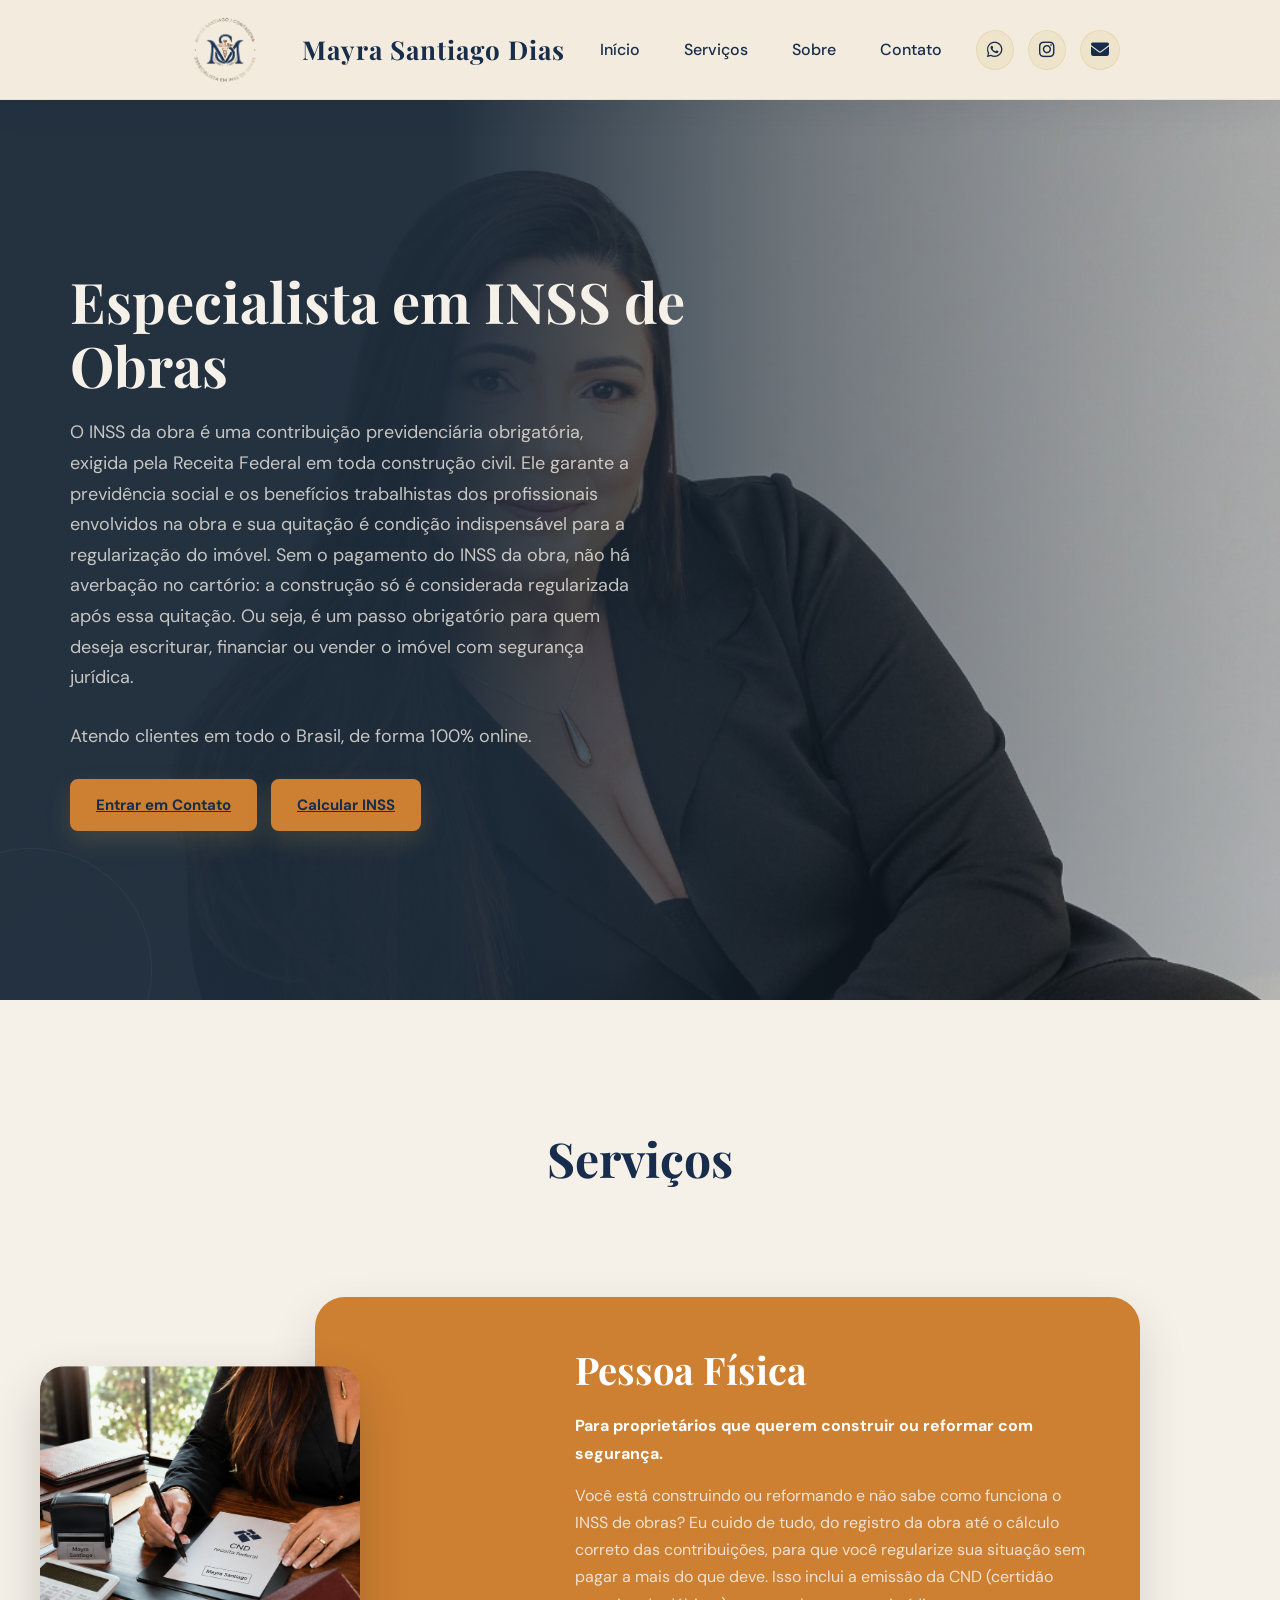
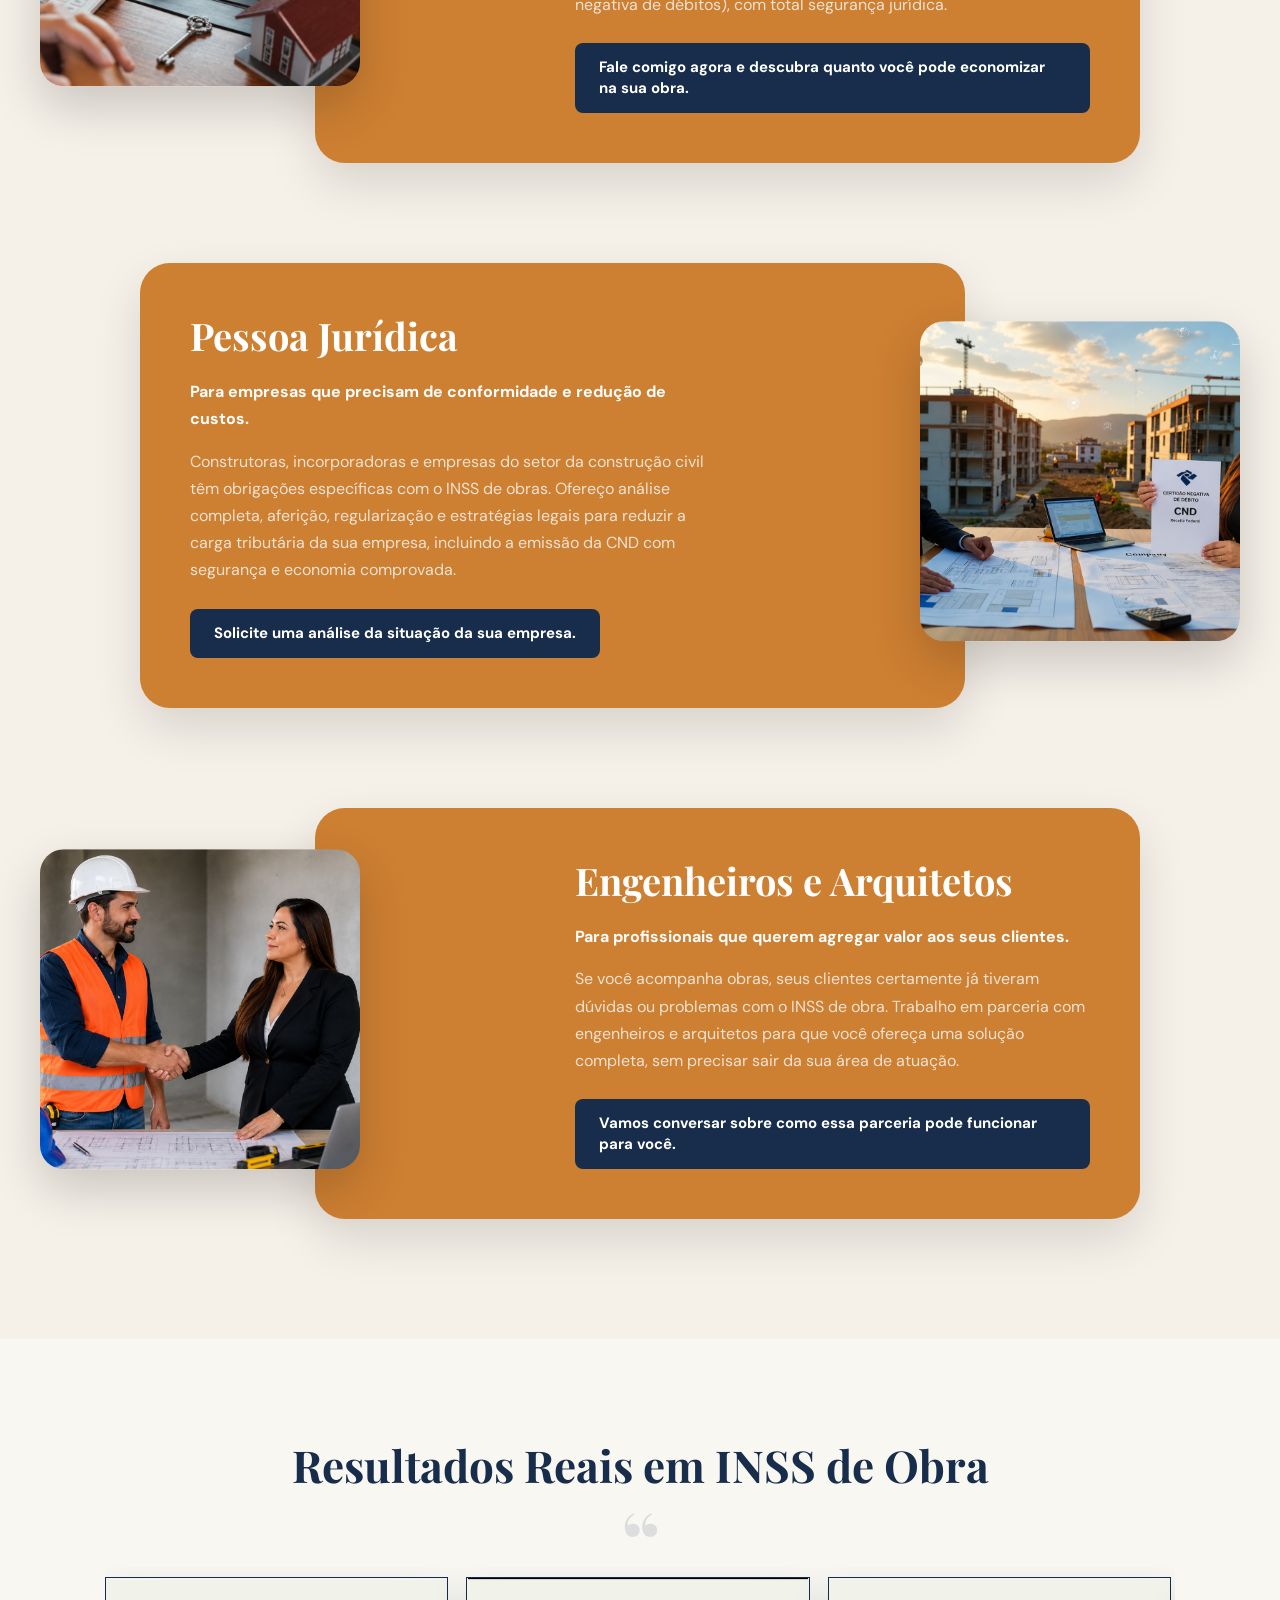
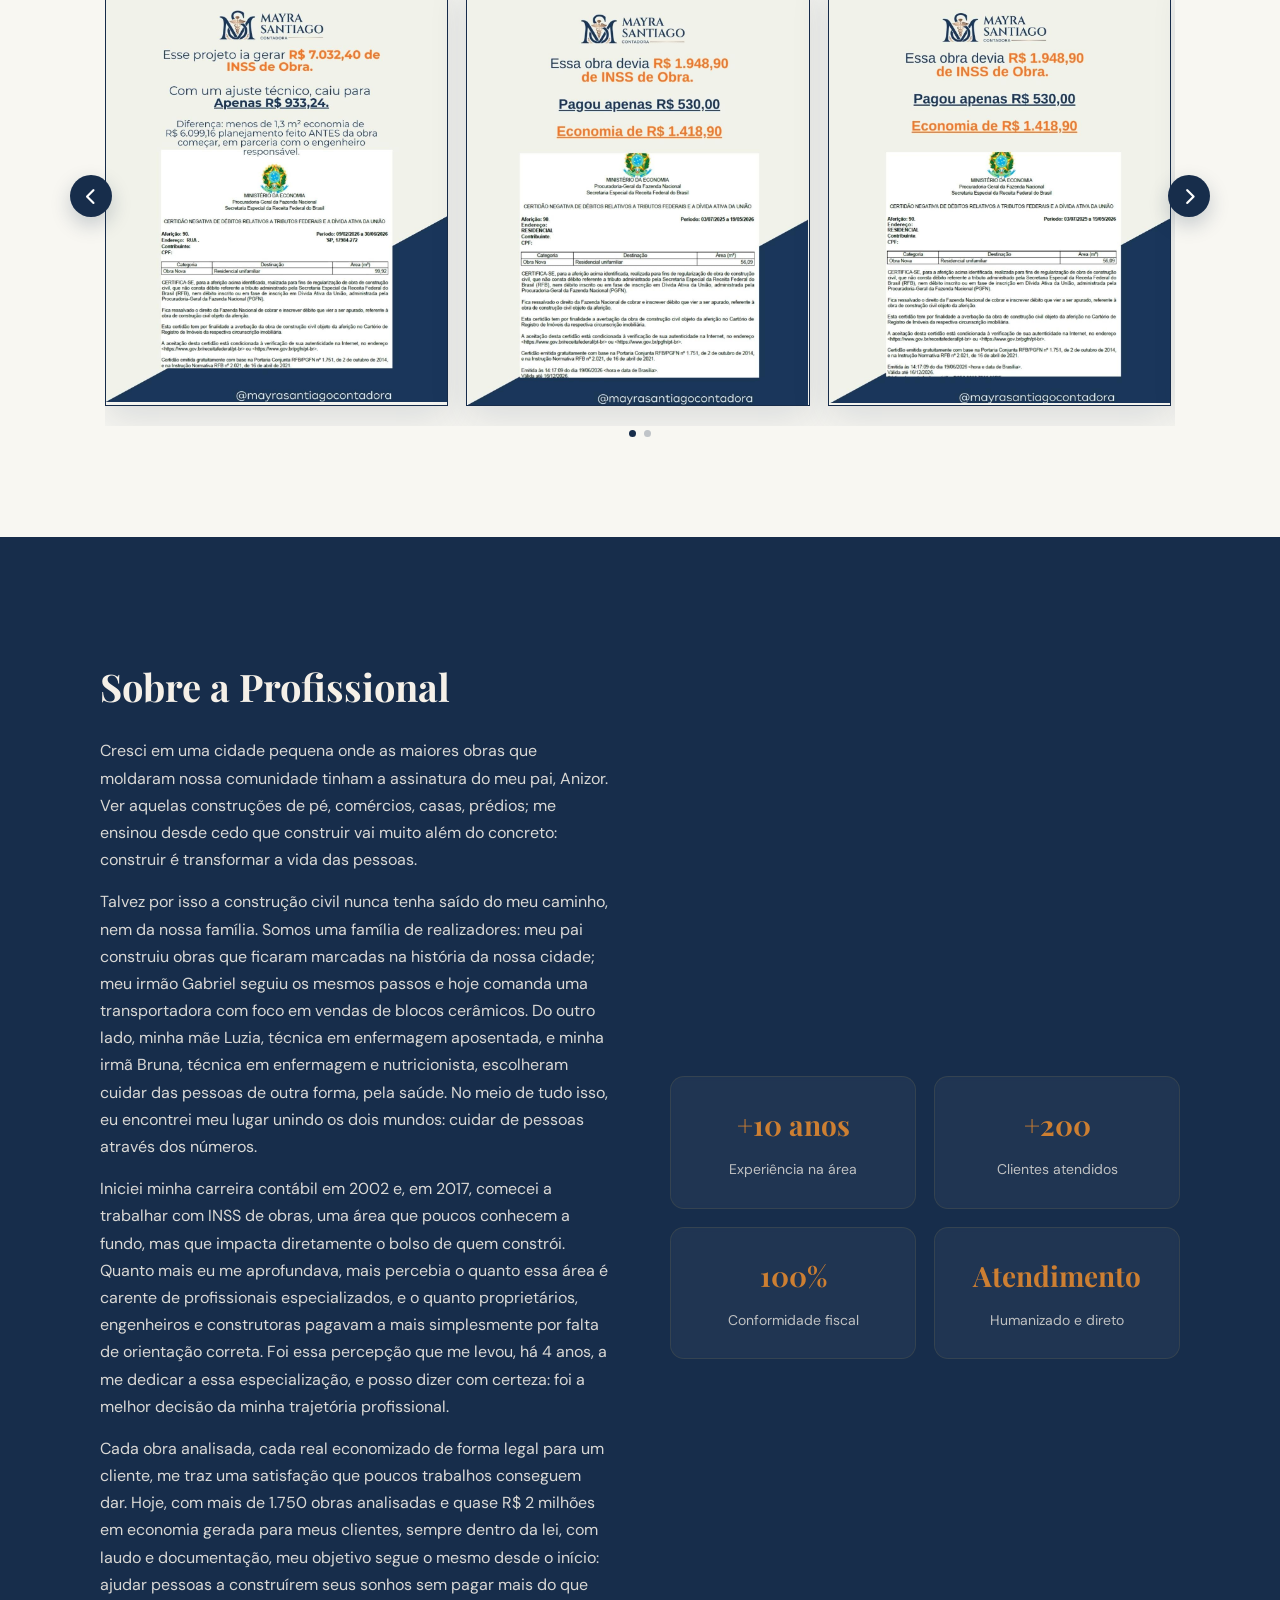
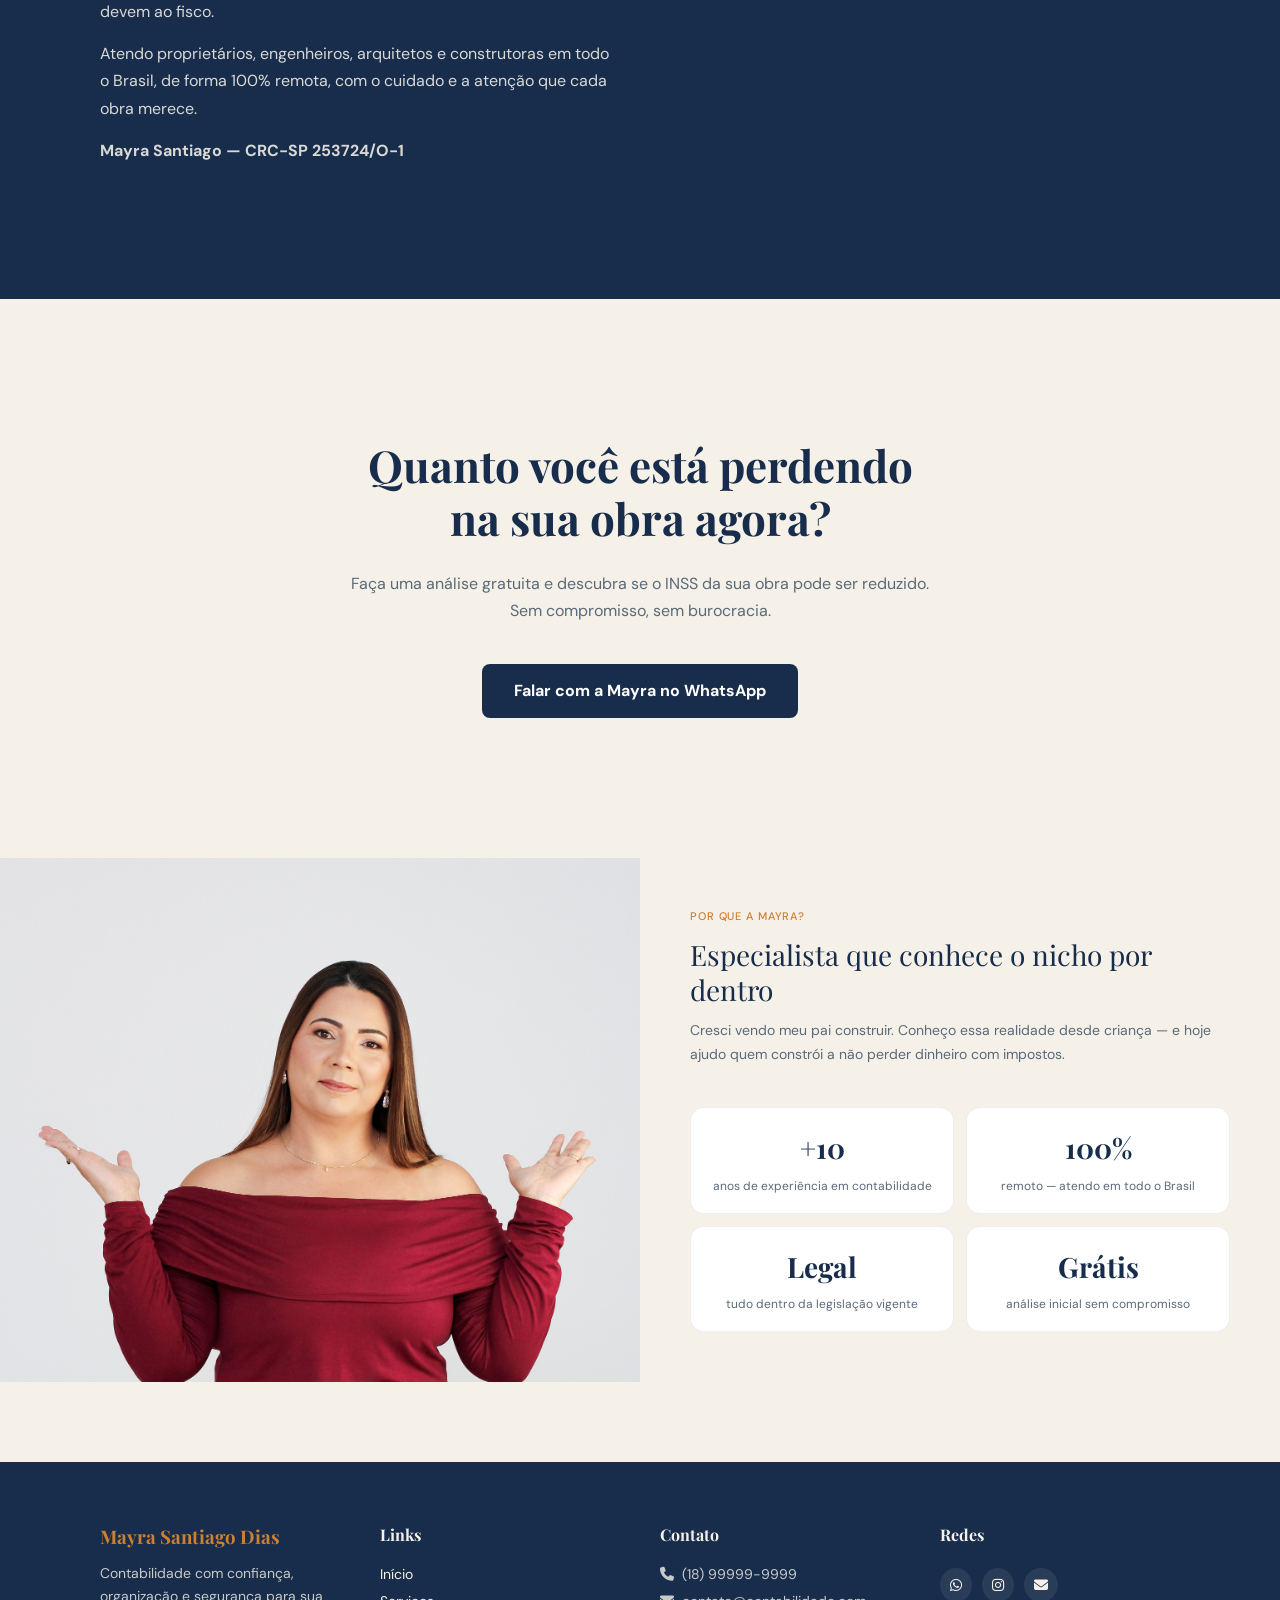
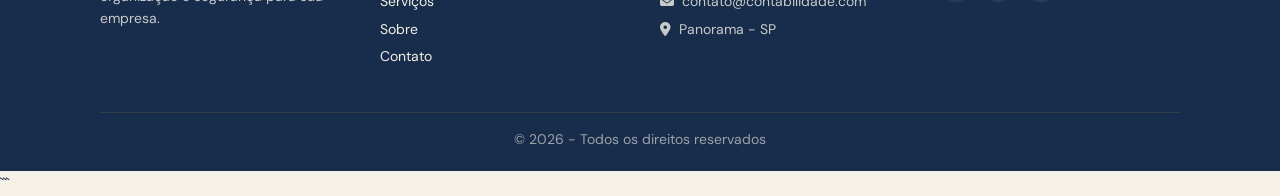
<file: index.html>
<!DOCTYPE html>
<html lang="pt-br">
<head>

<meta charset="UTF-8">
<meta name="viewport" content="width=device-width, initial-scale=1.0">

<title>Contabilidade - Mayra Santiago Dias</title>

<link rel="stylesheet" href="style.css">

<link
    rel="stylesheet"
    href="https://cdnjs.cloudflare.com/ajax/libs/font-awesome/6.5.0/css/all.min.css"
>

</head>

<body>

<header class="header">

<div class="logo">
<img src="imagens/logo.png.png" alt="Logo Mayra Santiago Dias">
<span>Mayra Santiago Dias</span>
</div>

<nav class="menu">
<a href="#inicio">Início</a>
<a href="#servicos">Serviços</a>
<a href="#sobre">Sobre</a>
<a href="#contato">Contato</a>
</nav>

<div class="icons">

<a href="https://wa.me/5518999999999" target="_blank">
<i class="fa-brands fa-whatsapp"></i>
</a>

<a href="https://instagram.com/seuinstagram" target="_blank">
<i class="fa-brands fa-instagram"></i>
</a>

<a href="mailto:contato@contabilidade.com">
<i class="fa-solid fa-envelope"></i>
</a>

</div>

</header>


<section class="hero" id="inicio">

<div class="hero-text">

<h1>Especialista em INSS de Obras</h1>

<p>
O INSS da obra é uma contribuição previdenciária obrigatória, exigida pela Receita Federal em toda construção civil. Ele garante a previdência social e os benefícios trabalhistas dos profissionais envolvidos na obra e sua quitação é condição indispensável para a regularização do imóvel.
Sem o pagamento do INSS da obra, não há averbação no cartório: a construção só é considerada regularizada após essa quitação. Ou seja, é um passo obrigatório para quem deseja escriturar, financiar ou vender o imóvel com segurança jurídica.
</p>



<p>
Atendo clientes em todo o Brasil, de forma 100% online.
</p>

<div class="hero-buttons">

<a href="#contato" class="btn-contato">
Entrar em Contato
</a>

<a href="calculo-inss.html" class="btn-agendar">
Calcular INSS
</a>

</div>

</div>

</section>


<section class="servicos" id="servicos">

<h2>Serviços</h2>

<div class="servicos-zigzag">

<!-- PESSOA FÍSICA -->
<div class="servico-card esquerda">

<div class="servico-img">
<img src="imagens/cont1.jpg" alt="Atendimento para pessoa física">
</div>

<div class="servico-texto">

<h3>Pessoa Física</h3>

<p>
<strong>Para proprietários que querem construir ou reformar com segurança.</strong>
</p>

<p>
Você está construindo ou reformando e não sabe como funciona o INSS de obras? Eu cuido de tudo, do registro da obra até o cálculo correto das contribuições, para que você regularize sua situação sem pagar a mais do que deve. Isso inclui a emissão da CND (certidão negativa de débitos), com total segurança jurídica.
</p>

<a
    href="https://wa.me/5518999999999"
    target="_blank"
    class="btn-servico"
>
Fale comigo agora e descubra quanto você pode economizar na sua obra.
</a>

</div>

</div>


<!-- PESSOA JURÍDICA -->
<div class="servico-card direita">

<div class="servico-img">
<img src="imagens/cont2.jpg" alt="Atendimento para pessoa jurídica">
</div>

<div class="servico-texto">

<h3>Pessoa Jurídica</h3>

<p>
<strong>Para empresas que precisam de conformidade e redução de custos.</strong>
</p>

<p>
Construtoras, incorporadoras e empresas do setor da construção civil têm obrigações específicas com o INSS de obras. Ofereço análise completa, aferição, regularização e estratégias legais para reduzir a carga tributária da sua empresa, incluindo a emissão da CND com segurança e economia comprovada.
</p>

<a
    href="https://wa.me/5518999999999"
    target="_blank"
    class="btn-servico"
>
Solicite uma análise da situação da sua empresa.
</a>

</div>

</div>


<!-- ENGENHEIROS E ARQUITETOS -->
<div class="servico-card esquerda">

<div class="servico-img">
<img src="imagens/cont3.jpg" alt="Parceria com engenheiros e arquitetos">
</div>

<div class="servico-texto">

<h3>Engenheiros e Arquitetos</h3>

<p>
<strong>Para profissionais que querem agregar valor aos seus clientes.</strong>
</p>

<p>
Se você acompanha obras, seus clientes certamente já tiveram dúvidas ou problemas com o INSS de obra. Trabalho em parceria com engenheiros e arquitetos para que você ofereça uma solução completa, sem precisar sair da sua área de atuação.
</p>

<a
    href="https://wa.me/5518999999999"
    target="_blank"
    class="btn-servico"
>
Vamos conversar sobre como essa parceria pode funcionar para você.
</a>

</div>

</div>

</div>

</section>


<!-- PROVAS DE TRABALHOS DE INSS -->

<section class="provas-inss">

<div class="provas-inss-container">

<h2>Resultados Reais em INSS de Obra</h2>

<div class="provas-aspas">“</div>

<div class="provas-carousel">

<button
    type="button"
    class="provas-seta provas-seta-esquerda"
    aria-label="Ver resultados anteriores"
    onclick="
        document.getElementById('provasTrack').scrollBy({
            left: -document.getElementById('provasTrack').clientWidth * 0.9,
            behavior: 'smooth'
        });
    "
>
<i class="fa-solid fa-chevron-left"></i>
</button>


<div class="provas-track" id="provasTrack">

<div class="prova-card">
<img
    src="imagens/5.jpg"
    alt="Resultado real de redução de INSS de obra"
    loading="lazy"
>
</div>

<div class="prova-card">
<img
    src="imagens/4.jpg"
    alt="Resultado real de economia no INSS de obra"
    loading="lazy"
>
</div>

<div class="prova-card">
<img
    src="imagens/3.jpg"
    alt="Comprovante de regularização de INSS de obra"
    loading="lazy"
>
</div>

<div class="prova-card">
<img
    src="imagens/2.jpg"
    alt="Resultado real de redução tributária em obra"
    loading="lazy"
>
</div>

<div class="prova-card">
<img
    src="imagens/1.jpg"
    alt="Resultado real de regularização de obra"
    loading="lazy"
>
</div>

</div>


<button
    type="button"
    class="provas-seta provas-seta-direita"
    aria-label="Ver próximos resultados"
    onclick="
        document.getElementById('provasTrack').scrollBy({
            left: document.getElementById('provasTrack').clientWidth * 0.9,
            behavior: 'smooth'
        });
    "
>
<i class="fa-solid fa-chevron-right"></i>
</button>

</div>


<div class="provas-dots">

<button
    type="button"
    aria-label="Ver primeiro resultado"
    onclick="
        document.getElementById('provasTrack').scrollTo({
            left: 0,
            behavior: 'smooth'
        });
    "
></button>

<button
    type="button"
    aria-label="Ver segundo resultado"
    onclick="
        document.getElementById('provasTrack').scrollTo({
            left: document.getElementById('provasTrack').scrollWidth * 0.25,
            behavior: 'smooth'
        });
    "
></button>



</div>

</div>

</section>


<section class="sobre" id="sobre">

<div class="sobre-container">

<div class="sobre-texto">

<h2>Sobre a Profissional</h2>

<p>
Cresci em uma cidade pequena onde as maiores obras que moldaram nossa comunidade tinham a assinatura do meu pai, Anizor. Ver aquelas construções de pé, comércios, casas, prédios; me ensinou desde cedo que construir vai muito além do concreto: construir é transformar a vida das pessoas.
</p>

<p>
Talvez por isso a construção civil nunca tenha saído do meu caminho, nem da nossa família. Somos uma família de realizadores: meu pai construiu obras que ficaram marcadas na história da nossa cidade; meu irmão Gabriel seguiu os mesmos passos e hoje comanda uma transportadora com foco em vendas de blocos cerâmicos. Do outro lado, minha mãe Luzia, técnica em enfermagem aposentada, e minha irmã Bruna, técnica em enfermagem e nutricionista, escolheram cuidar das pessoas de outra forma, pela saúde. No meio de tudo isso, eu encontrei meu lugar unindo os dois mundos: cuidar de pessoas através dos números.
</p>

<p>
Iniciei minha carreira contábil em 2002 e, em 2017, comecei a trabalhar com INSS de obras, uma área que poucos conhecem a fundo, mas que impacta diretamente o bolso de quem constrói. Quanto mais eu me aprofundava, mais percebia o quanto essa área é carente de profissionais especializados, e o quanto proprietários, engenheiros e construtoras pagavam a mais simplesmente por falta de orientação correta. Foi essa percepção que me levou, há 4 anos, a me dedicar a essa especialização, e posso dizer com certeza: foi a melhor decisão da minha trajetória profissional.
</p>

<p>
Cada obra analisada, cada real economizado de forma legal para um cliente, me traz uma satisfação que poucos trabalhos conseguem dar. Hoje, com mais de 1.750 obras analisadas e quase R$ 2 milhões em economia gerada para meus clientes, sempre dentro da lei, com laudo e documentação, meu objetivo segue o mesmo desde o início: ajudar pessoas a construírem seus sonhos sem pagar mais do que devem ao fisco.
</p>

<p>
Atendo proprietários, engenheiros, arquitetos e construtoras em todo o Brasil, de forma 100% remota, com o cuidado e a atenção que cada obra merece.
</p>

<p>
<strong>Mayra Santiago — CRC-SP 253724/O-1</strong>
</p>

</div>


<div class="sobre-dados">

<div class="dado">
<h3>+10 anos</h3>
<span>Experiência na área</span>
</div>

<div class="dado">
<h3>+200</h3>
<span>Clientes atendidos</span>
</div>

<div class="dado">
<h3>100%</h3>
<span>Conformidade fiscal</span>
</div>

<div class="dado">
<h3>Atendimento</h3>
<span>Humanizado e direto</span>
</div>

</div>

</div>

</section>


<section class="contato" id="contato">

<h2>Quanto você está perdendo<br>na sua obra agora?</h2>

<p class="contato-desc">
Faça uma análise gratuita e descubra se o INSS da sua obra pode ser reduzido.
Sem compromisso, sem burocracia.
</p>

<a
    href="https://wa.me/5518999999999"
    target="_blank"
    class="btn-whats-cta"
>
Falar com a Mayra no WhatsApp
</a>

</section>


<section class="trust">

<div class="trust-container">

<div class="trust-image"></div>

<div class="trust-content">

<div class="section-tag">Por que a Mayra?</div>

<div class="section-title">
Especialista que conhece o nicho por dentro
</div>

<div class="section-sub">
Cresci vendo meu pai construir. Conheço essa realidade desde criança — 
e hoje ajudo quem constrói a não perder dinheiro com impostos.
</div>

<div class="trust-grid">

<div class="trust-card">
<div class="trust-num serif">+10</div>
<div class="trust-label">anos de experiência em contabilidade</div>
</div>

<div class="trust-card">
<div class="trust-num serif">100%</div>
<div class="trust-label">remoto — atendo em todo o Brasil</div>
</div>

<div class="trust-card">
<div class="trust-num serif">Legal</div>
<div class="trust-label">tudo dentro da legislação vigente</div>
</div>

<div class="trust-card">
<div class="trust-num serif">Grátis</div>
<div class="trust-label">análise inicial sem compromisso</div>
</div>

</div>

</div>

</div>

</section>


<footer class="footer">

<div class="footer-container">

<div class="footer-col">

<h3>Mayra Santiago Dias</h3>

<p>
Contabilidade com confiança, organização e segurança para sua empresa.
</p>

</div>

<div class="footer-col">

<h4>Links</h4>

<a href="#inicio">Início</a>
<a href="#servicos">Serviços</a>
<a href="#sobre">Sobre</a>
<a href="#contato">Contato</a>

</div>

<div class="footer-col">

<h4>Contato</h4>

<p>
<i class="fa-solid fa-phone"></i>
(18) 99999-9999
</p>

<p>
<i class="fa-solid fa-envelope"></i>
contato@contabilidade.com
</p>

<p>
<i class="fa-solid fa-location-dot"></i>
Panorama - SP
</p>

</div>

<div class="footer-col">

<h4>Redes</h4>

<div class="footer-icons">

<a href="https://wa.me/5518999999999" target="_blank">
<i class="fa-brands fa-whatsapp"></i>
</a>

<a href="https://instagram.com/seuinstagram" target="_blank">
<i class="fa-brands fa-instagram"></i>
</a>

<a href="mailto:contato@contabilidade.com">
<i class="fa-solid fa-envelope"></i>
</a>

</div>

</div>

</div>

<div class="footer-bottom">
<p>© 2026 - Todos os direitos reservados</p>
</div>

</footer>

<script src="script.js"></script>

</body>
</html>
```
</file>
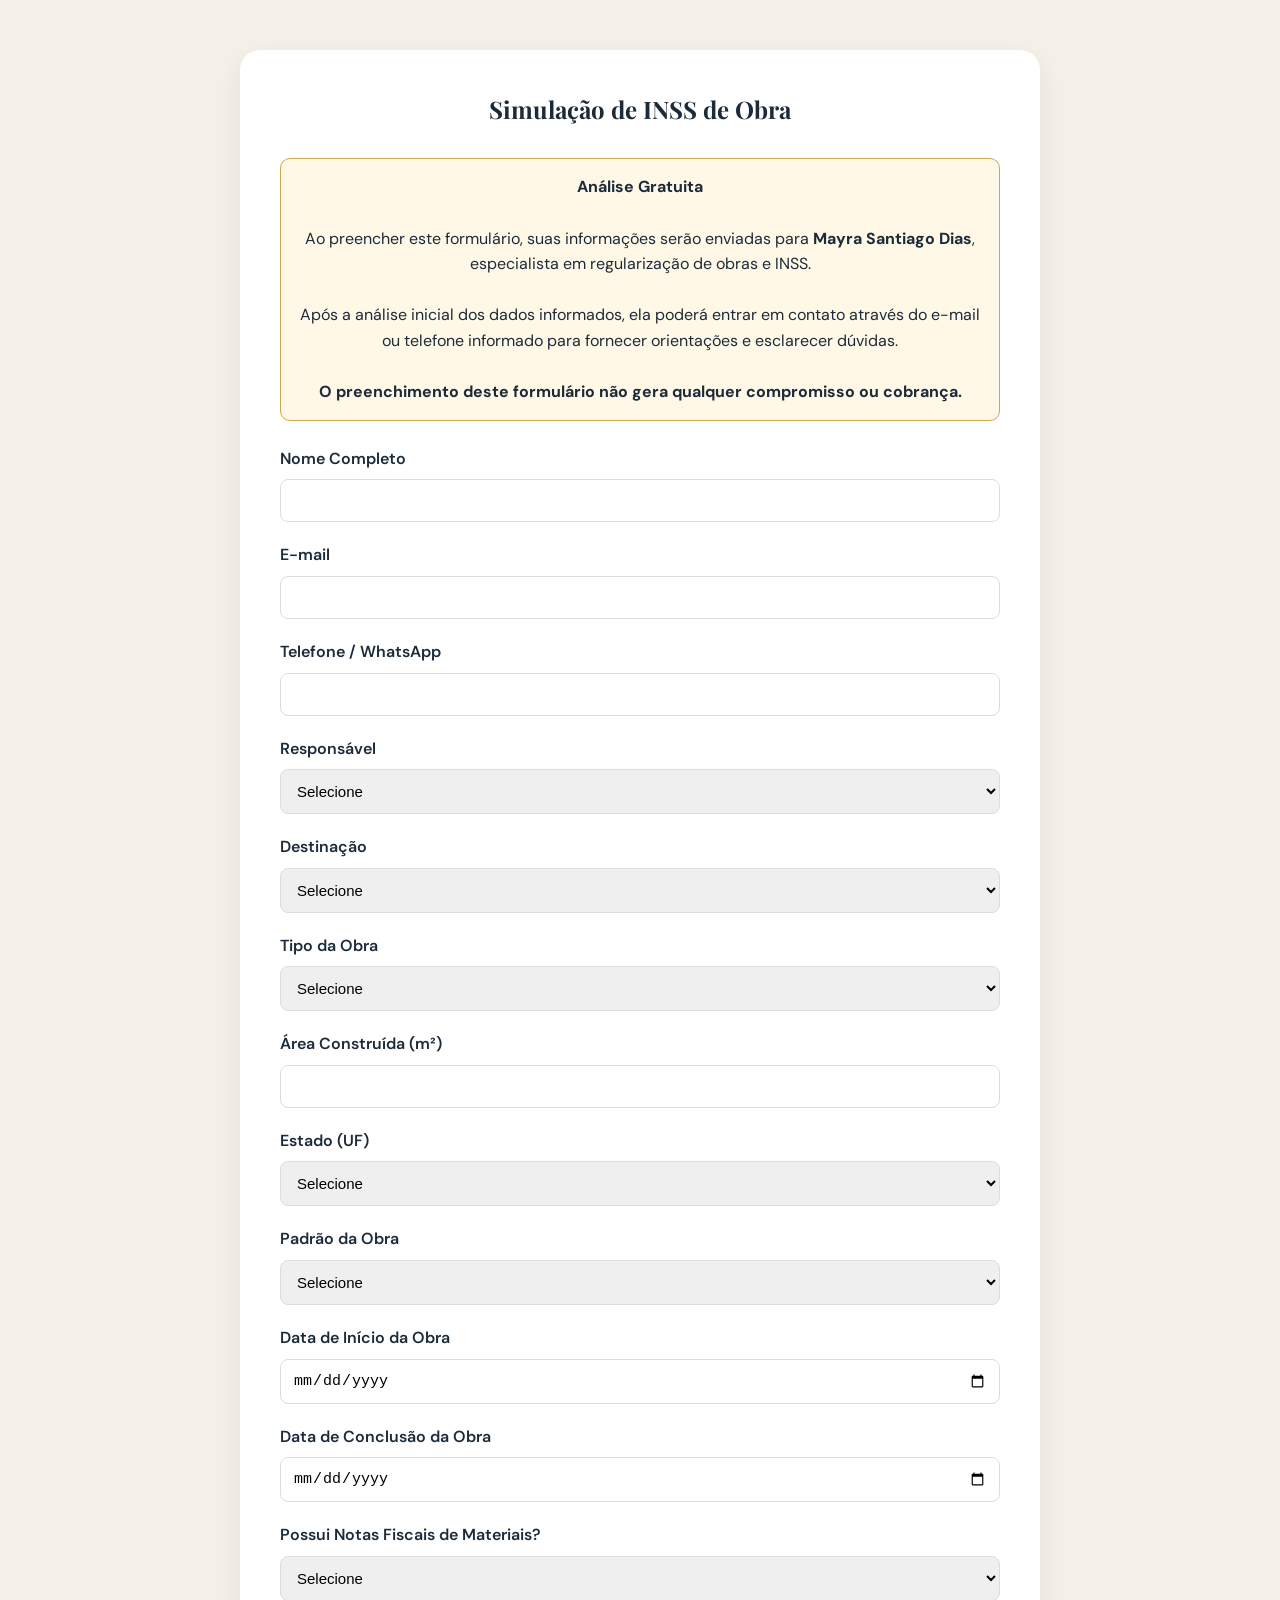
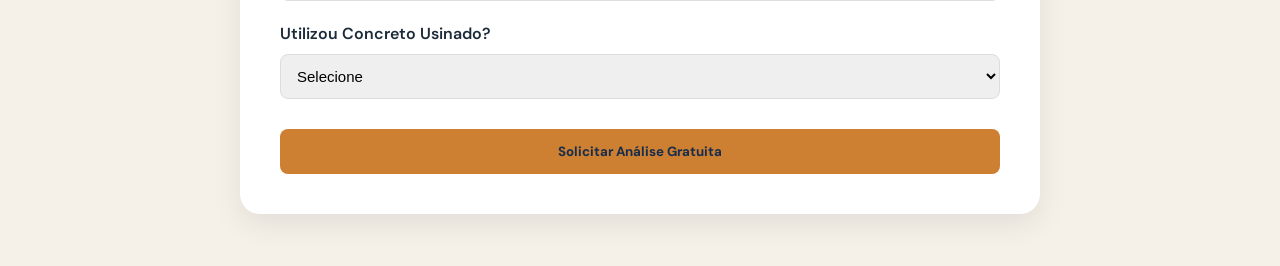
<file: calculo-inss.html>
<!DOCTYPE html>
<html lang="pt-BR">

<head>
    <meta charset="UTF-8">
    <meta name="viewport" content="width=device-width, initial-scale=1.0">
    <title>Simulação de INSS de Obra</title>

    <link rel="stylesheet" href="style.css">
</head>

<body>

<section class="calculo-page">

    <div class="calculo-box">

        <form
            action="https://formsubmit.co/viniciussan25@gmail.com"
            method="POST"
        >

            <input type="hidden" name="_subject" value="Nova Solicitação de Análise de INSS">
            <input type="hidden" name="_captcha" value="false">

            <h1>Simulação de INSS de Obra</h1>

            <div style="
                background:#FFF8E6;
                border:1px solid #C9A84C;
                color:#1C2B3A;
                padding:15px;
                border-radius:10px;
                margin-bottom:25px;
                text-align:center;
            ">
                <strong>Análise Gratuita</strong><br><br>

                Ao preencher este formulário, suas informações serão enviadas para
                <strong>Mayra Santiago Dias</strong>, especialista em regularização de obras e INSS.

                <br><br>

                Após a análise inicial dos dados informados, ela poderá entrar em contato
                através do e-mail ou telefone informado para fornecer orientações e esclarecer dúvidas.

                <br><br>

                <strong>O preenchimento deste formulário não gera qualquer compromisso ou cobrança.</strong>
            </div>

            <div class="campo">
                <label>Nome Completo</label>
                <input type="text" name="Nome Completo" required>
            </div>

            <div class="campo">
                <label>E-mail</label>
                <input type="email" name="Email" required>
            </div>

            <div class="campo">
                <label>Telefone / WhatsApp</label>
                <input type="text" name="Telefone" required>
            </div>

            <div class="campo">
                <label>Responsável</label>
                <select name="Responsável" required>
                    <option value="">Selecione</option>
                    <option>Pessoa Física</option>
                    <option>Pessoa Jurídica</option>
                </select>
            </div>

            <div class="campo">
                <label>Destinação</label>
                <select name="Destinação" required>
                    <option value="">Selecione</option>
                    <option>Residencial Unifamiliar</option>
                    <option>Residencial Multifamiliar</option>
                    <option>Comercial</option>
                    <option>Industrial</option>
                    <option>Mista</option>
                </select>
            </div>

            <div class="campo">
                <label>Tipo da Obra</label>
                <select name="Tipo da Obra" required>
                    <option value="">Selecione</option>
                    <option>Construção Nova</option>
                    <option>Ampliação</option>
                    <option>Reforma</option>
                    <option>Regularização</option>
                </select>
            </div>

            <div class="campo">
                <label>Área Construída (m²)</label>
                <input type="number" name="Área Construída" required>
            </div>

            <div class="campo">
                <label>Estado (UF)</label>
                <select name="UF" required>
                    <option value="">Selecione</option>
                    <option>AC</option>
                    <option>AL</option>
                    <option>AP</option>
                    <option>AM</option>
                    <option>BA</option>
                    <option>CE</option>
                    <option>DF</option>
                    <option>ES</option>
                    <option>GO</option>
                    <option>MA</option>
                    <option>MT</option>
                    <option>MS</option>
                    <option>MG</option>
                    <option>PA</option>
                    <option>PB</option>
                    <option>PR</option>
                    <option>PE</option>
                    <option>PI</option>
                    <option>RJ</option>
                    <option>RN</option>
                    <option>RS</option>
                    <option>RO</option>
                    <option>RR</option>
                    <option>SC</option>
                    <option>SP</option>
                    <option>SE</option>
                    <option>TO</option>
                </select>
            </div>

            <div class="campo">
                <label>Padrão da Obra</label>
                <select name="Padrão da Obra" required>
                    <option value="">Selecione</option>
                    <option>Baixo</option>
                    <option>Normal</option>
                    <option>Alto</option>
                </select>
            </div>

            <div class="campo">
                <label>Data de Início da Obra</label>
                <input type="date" name="Data de Início" required>
            </div>

            <div class="campo">
                <label>Data de Conclusão da Obra</label>
                <input type="date" name="Data de Conclusão" required>
            </div>

            <div class="campo">
                <label>Possui Notas Fiscais de Materiais?</label>
                <select name="Notas Fiscais" required>
                    <option value="">Selecione</option>
                    <option>Sim</option>
                    <option>Não</option>
                </select>
            </div>

            <div class="campo">
                <label>Utilizou Concreto Usinado?</label>
                <select name="Concreto Usinado" required>
                    <option value="">Selecione</option>
                    <option>Sim</option>
                    <option>Não</option>
                </select>
            </div>

            <button type="submit">
                Solicitar Análise Gratuita
            </button>

        </form>

    </div>

</section>

</body>
</html>
</file>
<file: style.css>
@import url('https://fonts.googleapis.com/css2?family=Playfair+Display:wght@600;700&family=DM+Sans:wght@400;500;700&display=swap');

*{
margin:0;
padding:0;
box-sizing:border-box;
}

:root{
--navy:#172d4b;
--navy-2:#172f4d;
--gold:#cd7f32;
--cream:#F5F0E8;
--muted:#5A6A78;
--white:#ffffff;
}

html{
scroll-behavior:smooth;
}

body{
background:var(--cream);
color:var(--navy);
font-family:'DM Sans', Arial, Helvetica, sans-serif;
line-height:1.6;
}

h1,h2,h3,h4{
font-family:'Playfair Display', Georgia, serif;
}

p,a,button,span{
font-family:'DM Sans', Arial, Helvetica, sans-serif;
}

/* HEADER */

.header{
display:flex;
justify-content:space-between;
align-items:center;
height:100px; /* altura fixa */
padding:0 100px; /* remove padding vertical */
background:#F3EBDD;
color:var(--navy);
position:sticky;
top:0;
z-index:1000;
box-shadow:0 10px 30px rgba(28,43,58,0.08);
border-bottom:1px solid rgba(28,43,58,0.06);

}

.logo img{
height:130px;
width:auto;
object-fit:contain;
}

.logo{
display:flex;
align-items:center;
gap:12px;
font-size:24px;
font-weight:700;
margin-left:60px;
font-family:'Playfair Display', Georgia, serif;
color:var(--navy);
}

.logo i{
color:var(--gold);
}

.logo span{
font-size:26px;
letter-spacing:1px;
color:var(--navy);
font-family:'Playfair Display', Georgia, serif;
}

.menu a{
margin:0 20px;
text-decoration:none;
color:var(--navy);
font-size:16px;
font-weight:500;
transition:0.3s;
}

.menu a:hover{
color:var(--gold);
}

.icons{
display:flex;
gap:14px;
margin-right:60px;
}

.icons i{
font-size:18px;
cursor:pointer;
transition:0.3s;
color:var(--navy);
background:rgba(201,168,76,0.12);
padding:10px;
border-radius:50%;
border:1px solid rgba(201,168,76,0.18);
}

.icons i:hover{
color:var(--cream);
background:var(--gold);
}

/* HERO */

.hero{
min-height:100vh;
display:flex;
align-items:center;
padding:0 70px;
color:var(--cream);
background:
linear-gradient(90deg, rgba(28,43,58,0.96) 35%, rgba(28,43,58,0.55) 62%, rgba(28,43,58,0.15) 100%),
url("imagens/tia3.jpg");
background-position:right 20%;
background-repeat:no-repeat;
background-size:cover;
position:relative;
overflow:hidden;
}

.hero::before{
content:'';
position:absolute;
top:-100px;
right:-100px;
width:320px;
height:320px;
border-radius:50%;
border:1px solid rgba(201,168,76,0.12);
pointer-events:none;
}

.hero::after{
content:'';
position:absolute;
bottom:-90px;
left:-90px;
width:240px;
height:240px;
border-radius:50%;
border:1px solid rgba(201,168,76,0.08);
pointer-events:none;
}

.hero h1{
font-size:clamp(34px, 5vw, 56px);
margin-bottom:20px;
line-height:1.15;
max-width:620px;
}

.hero p{
font-size:18px;
margin-bottom:28px;
line-height:1.7;
color:rgba(245,240,232,0.78);
max-width:560px;
}

.hero-buttons{
display:flex;
gap:14px;
flex-wrap:wrap;
margin-top:10px;
}

.btn-contato,
.btn-agendar{
padding:14px 26px;
border:none;
background:var(--gold);
color:var(--navy);
font-weight:700;
border-radius:8px;
cursor:pointer;
font-size:15px;
transition:0.3s;
box-shadow:0 10px 24px rgba(201,168,76,0.18);
}

.btn-contato:hover,
.btn-agendar:hover{
opacity:0.92;
transform:translateY(-2px);
}

/* SERVIÇOS */

.servicos{
padding:110px 100px;
text-align:center;
}

.servicos h2{
margin-bottom:42px;
font-size:clamp(28px, 4vw, 40px);
color:var(--navy);
}

.cards{
    display:grid;
    grid-template-columns: repeat(3, 1fr);
    gap:20px;
    max-width:1700px;
    margin:30px auto 0;
}

.card{
    padding:25px;
}

.card h3{
    font-size:20px;
}

.card p{
    font-size:14px;
    line-height:1.6;
}

/* SOBRE */

.sobre{
background:var(--navy);
color:var(--cream);
padding:120px 100px;
}

.sobre-container{
display:flex;
justify-content:space-between;
align-items:center;
gap:60px;
flex-wrap:wrap;
}

.sobre-texto{
flex:1;
min-width:300px;
}

.sobre-texto h2{
font-size:clamp(28px, 4vw, 38px);
margin-bottom:20px;
}

.sobre-destaque{
color:var(--gold);
font-weight:700;
margin-bottom:20px;
font-size:18px;
max-width:650px;
}

.sobre-texto p{
line-height:1.7;
margin-bottom:15px;
color:rgba(245,240,232,0.88);
}

.sobre-lista p{
display:flex;
align-items:center;
gap:10px;
margin:10px 0;
font-size:15px;
color:var(--cream);
}

.sobre-lista i{
color:var(--gold);
}

.sobre-dados{
flex:1;
display:grid;
grid-template-columns:repeat(2, 1fr);
gap:18px;
min-width:280px;
}

.dado{
background:rgba(255,255,255,0.04);
padding:26px;
border-radius:14px;
text-align:center;
transition:0.3s;
border:1px solid rgba(201,168,76,0.12);
backdrop-filter:blur(2px);
}

.dado:hover{
background:rgba(255,255,255,0.08);
transform:translateY(-5px);
}

.dado h3{
font-size:28px;
color:var(--gold);
margin-bottom:8px;
font-family:'Playfair Display', Georgia, serif;
}

.dado span{
font-size:14px;
color:rgba(245,240,232,0.75);
}

/* CONTATO */


.contato{
padding:140px 100px;
text-align:center;
background:var(--cream);
color:var(--navy);
}

.contato h2{
font-size:clamp(30px, 4vw, 44px);
line-height:1.2;
margin-bottom:25px;
color:var(--navy);
}

.contato-desc{
max-width:600px;
margin:0 auto 40px;
font-size:16px;
line-height:1.7;
color:var(--muted);
}

.btn-whats-cta{
display:inline-block;
padding:14px 32px;
background:var(--navy);
color:var(--white);
text-decoration:none;
font-weight:700;
border-radius:8px;
transition:0.3s;
}

.btn-whats-cta:hover{
background:var(--navy-2);
transform:translateY(-3px);
}

/* FOOTER */

.footer{
background:var(--navy);
color:var(--cream);
padding:60px 100px 20px;
}

.footer-container{
display:grid;
grid-template-columns:repeat(4, 1fr);
gap:40px;
margin-bottom:40px;
}

.footer-col h3{
color:var(--gold);
margin-bottom:10px;
font-family:'Playfair Display', Georgia, serif;
}

.footer-col h4{
margin-bottom:15px;
color:var(--cream);
font-family:'Playfair Display', Georgia, serif;
}

.footer-col p{
font-size:14px;
margin:5px 0;
display:flex;
align-items:center;
gap:8px;
color:rgba(245,240,232,0.8);
}

.footer-col a{
display:block;
text-decoration:none;
color:var(--cream);
margin:5px 0;
font-size:14px;
transition:0.3s;
}

.footer-col a:hover{
color:var(--gold);
}

.footer-icons{
display:flex;
gap:10px;
}

.footer-icons i{
background:rgba(255,255,255,0.08);
padding:10px;
border-radius:50%;
cursor:pointer;
transition:0.3s;
color:var(--cream);
}

.footer-icons i:hover{
background:var(--gold);
color:var(--navy);
}

.footer-bottom{
border-top:1px solid rgba(201,168,76,0.15);
text-align:center;
padding-top:15px;
font-size:14px;
color:rgba(245,240,232,0.6);
}

/* RESPONSIVIDADE */

@media (max-width: 1024px){

.header{
padding:20px 40px;
}

.logo{
margin-left:0;
font-size:20px;
}

.logo span{
font-size:22px;
}

.menu a{
margin:0 12px;
font-size:15px;
}

.icons{
margin-right:0;
gap:20px;
}

.hero{
padding:0 40px;
background-position:center right;
}

.hero h1{
font-size:36px;
}

.servicos,
.sobre,
.contato{
padding:100px 40px;
}

.footer{
padding:50px 40px 20px;
}

.footer-container{
grid-template-columns:repeat(2, 1fr);
}

}

@media (max-width: 768px){

.header{
flex-direction:column;
align-items:center;
justify-content:center;
gap:10px;
height:auto;
padding:12px 16px;
text-align:center;
}

.logo{
margin-left:0;
gap:8px;
flex-direction:row;
justify-content:center;
}

.logo img{
height:56px;
width:auto;
object-fit:contain;
}

.logo span{
font-size:18px;
line-height:1.2;
}

.menu{
display:flex;
flex-wrap:wrap;
justify-content:center;
gap:8px 12px;
}

.menu a{
margin:0;
font-size:14px;
}

.icons{
margin-right:0;
gap:10px;
justify-content:center;
flex-wrap:wrap;
}

.icons i{
font-size:16px;
padding:8px;
}
}

@media (max-width: 480px){

.header{
padding:10px 12px;
gap:8px;
}

.logo img{
height:46px;
}

.logo span{
font-size:16px;
}

.menu a{
font-size:13px;
}

.icons{
gap:8px;
}

.icons i{
font-size:15px;
padding:7px;
}
}

/* ─── SEÇÃO CONFIANÇA ─── */
.trust{
  background: var(--cream);
  padding: 72px 40px;
}

.section-tag{
  font-size: 11px;
  font-weight: 500;
  letter-spacing: 0.08em;
  text-transform: uppercase;
  color: var(--gold);
  margin-bottom: 12px;
}

.section-title{
  font-family: 'Playfair Display', serif;
  font-size: clamp(24px, 4vw, 36px);
  line-height: 1.25;
  margin-bottom: 12px;
  color: var(--navy);
}

.section-sub{
  font-size: 15px;
  color: var(--muted);
  line-height: 1.7;
  margin-bottom: 36px;
  max-width: 560px;
}

.trust-grid{
  display: grid;
  grid-template-columns: repeat(auto-fit, minmax(180px, 1fr));
  gap: 14px;
  margin-top: 8px;
}

.trust-card{
  background: #fff;
  border: 0.5px solid rgba(28,43,58,0.08);
  border-radius: 14px;
  padding: 24px 16px;
  text-align: center;
}

.trust-num{
  font-family: 'Playfair Display', serif;
  font-size: 36px;
  color: var(--navy);
  font-weight: 700;
}

.trust-label{
  font-size: 13px;
  color: var(--muted);
  margin-top: 6px;
  line-height: 1.5;
}


/* ─── TRUST MAIS COMPACTA ─── */

.trust {
  padding: 0;
  background: var(--cream);
  margin-bottom: 80px
}

.trust-container {
  display: grid;
  grid-template-columns: 1fr 1fr;
  align-items: stretch;
  min-height: 500px; /* ↓ menor altura */
}

/* IMAGEM */

.trust-image {
  background: url("imagens/tia4.jpg");
  background-size: cover;
  background-position: center 30%;
}

/* CONTEÚDO */

.trust-content {
  padding: 50px 50px; /* ↓ menos espaçamento */
  display: flex;
  flex-direction: column;
  justify-content: center;
}

.trust-content .section-title {
  font-size: 28px; /* ↓ menor */
}

.trust-content .section-sub {
  font-size: 14px; /* ↓ menor */
  margin-bottom: 20px;
}

/* GRID DOS NÚMEROS */

.trust-grid {
  display: grid;
  grid-template-columns: repeat(2, 1fr);
  gap: 12px; /* ↓ menor espaço */
  margin-top: 20px;
}

.trust-card {
  padding: 18px 14px; /* ↓ menor */
}

.trust-num {
  font-size: 28px; /* ↓ menor */
}

.trust-label {
  font-size: 12px;
}

/* RESPONSIVO */

@media (max-width: 900px) {
  .trust-container {
    grid-template-columns: 1fr;
  }

  .trust-image {
    height: 280px; /* ↓ menor */
  }

  .trust-content {
    padding: 40px 20px;
  }

  .trust-grid {
    grid-template-columns: 1fr;
  }
}

@media (max-width: 1024px){

.cards{
grid-template-columns: repeat(2, 1fr);
}

.sobre-container{
flex-direction:column;
gap:40px;
}

.sobre-dados{
grid-template-columns:repeat(2, 1fr);
}

}

@media (max-width: 768px){

.hero{
min-height:auto;
padding:80px 24px;
background-position:center;
text-align:center;
}

.hero h1{
max-width:100%;
}

.hero p{
max-width:100%;
margin-left:auto;
margin-right:auto;
}

.hero-buttons{
justify-content:center;
}

.servicos{
padding:80px 24px;
}

.cards{
grid-template-columns: 1fr;
}

.sobre{
padding:80px 24px;
}

.sobre-dados{
grid-template-columns:1fr;
}

.contato{
padding:80px 24px;
}

.footer{
padding:50px 24px 20px;
}

.footer-container{
grid-template-columns:1fr;
gap:30px;
text-align:center;
}

.footer-col p{
justify-content:center;
}

.footer-icons{
justify-content:center;
}

}

@media (max-width: 480px){

.hero h1{
font-size:28px;
line-height:1.2;
}

.hero p{
font-size:15px;
}

.btn-contato,
.btn-agendar{
width:100%;
}

.trust-content{
padding:30px 18px;
}

.trust-content .section-title{
font-size:22px;
}

.trust-grid{
grid-template-columns:1fr;
}

}

.calculo-page{
    min-height:100vh;
    background:#F5F0E8;
    display:flex;
    justify-content:center;
    align-items:center;
    padding:50px 20px;
}

.calculo-box{
    width:100%;
    max-width:700px;
    background:#fff;
    padding:40px;
    border-radius:20px;
    box-shadow:0 10px 30px rgba(0,0,0,.08);
}

.calculo-box h1{
    text-align:center;
    margin-bottom:30px;
    color:#1C2B3A;
}

.campo{
    margin-bottom:20px;
}

.campo label{
    display:block;
    margin-bottom:8px;
    font-weight:600;
    color:#1C2B3A;
}

.campo input,
.campo select{
    width:100%;
    padding:12px;
    border:1px solid #ddd;
    border-radius:8px;
    font-size:15px;
}

.calculo-box button{
    width:100%;
    padding:14px;
    border:none;
    border-radius:8px;
    background:#C9A84C;
    color:#1C2B3A;
    font-weight:700;
    cursor:pointer;
    transition:.3s;
}

.calculo-box button:hover{
    opacity:.9;
}

.resultado{
    margin-top:25px;
    padding:15px;
    border-radius:10px;
    background:#f7f7f7;
    text-align:center;
    display:none;
}


.calculo-page{
    min-height:100vh;
    background:var(--cream);
    display:flex;
    justify-content:center;
    align-items:center;
    padding:50px 20px;
}

.calculo-box{
    width:100%;
    max-width:800px;
    background:#fff;
    padding:40px;
    border-radius:20px;
    box-shadow:0 10px 30px rgba(0,0,0,.08);
}

.calculo-box h1{
    text-align:center;
    margin-bottom:30px;
}

.campo{
    margin-bottom:20px;
}

.campo label{
    display:block;
    margin-bottom:8px;
    font-weight:600;
}

.campo input,
.campo select{
    width:100%;
    padding:12px;
    border:1px solid #ddd;
    border-radius:8px;
}

.calculo-box button{
    width:100%;
    padding:14px;
    border:none;
    border-radius:8px;
    background:var(--gold);
    color:var(--navy);
    font-weight:700;
    cursor:pointer;
}

.resultado{
    display:none;
    margin-top:25px;
    padding:25px;
    border-radius:12px;
    background:#f8f8f8;
    border-left:5px solid var(--gold);
}

.valor-inss{
    font-size:40px;
    color:var(--gold);
    font-weight:700;
    margin-top:10px;
}

.calculo-box form{
    width:100%;
}

.calculo-box h1{
    text-align:center;
    margin-bottom:30px;
}

.calculo-box button{
    margin-top:10px;
}


/* ===== SERVIÇOS ===== */

/* ===== SERVIÇOS ZIG-ZAG - MANTENDO A APARÊNCIA ===== */

.servicos{
    padding:120px 40px;
    background:var(--cream);

    /* Corrige o alinhamento herdado do bloco antigo .servicos{text-align:center} */
    text-align:left;
}

.servicos h2{
    text-align:center;
    font-size:clamp(32px,4vw,48px);
    margin-bottom:100px;
    color:var(--navy);
}

.servicos-zigzag{
    display:flex;
    flex-direction:column;
    gap:100px;
    max-width:1400px;
    margin:auto;
}

/* CARD */

.servico-card{
    position:relative;
    width:100%;
    max-width:1100px;
    min-height:380px;
}

/* ESQUERDA */

.servico-card.esquerda{
    margin-right:auto;
}

/* DIREITA */

.servico-card.direita{
    margin-left:auto;
}

/* RETÂNGULO */

.servico-texto{
    background:#cd7f32;
    border-radius:30px;
    padding:50px 50px 50px 260px;
    width:75%;
    margin-left:auto;
    box-shadow:0 20px 50px rgba(0,0,0,.12);

    /* Formatação igual ao texto da seção Sobre */
    text-align:left;
}

/* IMAGEM */

.servico-img{
    position:absolute;
    left:0;
    top:50%;
    transform:translateY(-50%);
    z-index:2;
}

.servico-img img{
    width:320px;
    height:320px;
    object-fit:cover;
    border-radius:24px;
    box-shadow:0 20px 50px rgba(0,0,0,.18);
}

/* CARD DA DIREITA */

.servico-card.direita .servico-texto{
    margin-left:0;
    margin-right:auto;
    padding:50px 260px 50px 50px;
}

.servico-card.direita .servico-img{
    left:auto;
    right:0;
}

/* TEXTO COM FORMATAÇÃO IGUAL À SEÇÃO SOBRE */

.servico-texto h3{
    font-size:clamp(28px, 4vw, 38px);
    margin-bottom:20px;
    color:#fff;
    line-height:1.2;
}

.servico-texto p{
    font-size:16px;
    line-height:1.7;
    margin-bottom:15px;
    color:rgba(245,240,232,0.88);
    text-align:left;
}

.servico-texto strong{
    color:#fff;
    font-weight:700;
}

/* BOTÃO / LINK DO SERVIÇO */

.btn-servico{
    display:inline-flex;
    align-items:center;
    justify-content:flex-start;
    gap:8px;
    max-width:100%;
    margin-top:10px;
    padding:14px 24px;
    border-radius:8px;
    background:var(--navy);
    color:var(--white);
    font-size:15px;
    font-weight:700;
    line-height:1.4;
    text-align:left;
    text-decoration:none;
    transition:0.3s;
}

.btn-servico:hover{
    background:var(--navy-2);
    transform:translateY(-3px);
}

/* RESPONSIVO */

@media (max-width: 900px){

    .servico-card{
        min-height:auto;
    }

    .servico-img{
        position:relative;
        top:auto;
        left:auto;
        right:auto;
        transform:none;
        margin-bottom:-50px;
        display:flex;
        justify-content:center;
    }

    .servico-card.direita .servico-img{
        right:auto;
    }

    .servico-img img{
        width:100%;
        max-width:350px;
        height:250px;
    }

    .servico-texto,
    .servico-card.direita .servico-texto{
        width:100%;
        padding:90px 30px 35px;
        margin:0;
        text-align:left;
    }

}

/* ANIMAÇÃO DOS SERVIÇOS */

.servico-card{
    opacity:0;
    transition:all 0.8s ease;
}

.servico-card.esquerda{
    transform:translateX(-120px);
}

.servico-card.direita{
    transform:translateX(120px);
}

.servico-card.show{
    opacity:1;
    transform:translateX(0);
}

/* ===== PROVAS DE TRABALHOS DE INSS ===== */

.provas-inss{
    padding:100px 70px;
    background:#f8f7f2;
    color:var(--navy);
    overflow:hidden;
}

.provas-inss-container{
    width:100%;
    max-width:1500px;
    margin:0 auto;
    text-align:center;
}

.provas-inss h2{
    font-size:clamp(30px, 4vw, 44px);
    line-height:1.2;
    color:var(--navy);
    margin-bottom:5px;
}

.provas-aspas{
    height:60px;
    margin-bottom:10px;
    color:rgba(23,45,75,0.12);
    font-family:'Playfair Display', Georgia, serif;
    font-size:85px;
    font-weight:700;
    line-height:1;
}

.provas-carousel{
    position:relative;
    width:100%;
    padding:0 35px;
}

.provas-track{
    display:grid;
    grid-auto-flow:column;
    grid-auto-columns:calc((100% - 36px) / 3);
    gap:18px;
    overflow-x:auto;
    scroll-behavior:smooth;
    scroll-snap-type:x mandatory;
    overscroll-behavior-inline:contain;
    padding:10px 2px 20px;
    scrollbar-width:none;
}

.provas-track::-webkit-scrollbar{
    display:none;
}

.prova-card{
    width:100%;
    overflow:hidden;
    background:var(--navy);
    border:1px solid rgba(23,45,75,0.10);
    box-shadow:0 14px 35px rgba(23,45,75,0.13);
    scroll-snap-align:start;
    transition:transform 0.3s ease, box-shadow 0.3s ease;
}

.prova-card:hover{
    transform:translateY(-5px);
    box-shadow:0 20px 45px rgba(23,45,75,0.18);
}

.prova-card img{
    display:block;
    width:100%;
    height:auto;
    aspect-ratio:1080 / 1350;
    object-fit:contain;
    background:#f4f4ef;
}

.provas-seta{
    position:absolute;
    top:50%;
    z-index:5;
    width:42px;
    height:42px;
    display:flex;
    align-items:center;
    justify-content:center;
    border:none;
    border-radius:50%;
    background:var(--navy);
    color:var(--white);
    font-size:17px;
    cursor:pointer;
    transform:translateY(-50%);
    box-shadow:0 8px 20px rgba(23,45,75,0.22);
    transition:background 0.3s ease, transform 0.3s ease;
}

.provas-seta:hover{
    background:var(--gold);
    color:var(--navy);
    transform:translateY(-50%) scale(1.07);
}

.provas-seta-esquerda{
    left:0;
}

.provas-seta-direita{
    right:0;
}

.provas-dots{
    display:flex;
    justify-content:center;
    align-items:center;
    gap:8px;
    margin-top:4px;
}

.provas-dots button{
    width:7px;
    height:7px;
    padding:0;
    border:none;
    border-radius:50%;
    background:rgba(23,45,75,0.25);
    cursor:pointer;
    transition:0.3s;
}

.provas-dots button:first-child{
    background:var(--navy);
}

.provas-dots button:hover{
    background:var(--gold);
    transform:scale(1.35);
}


/* PROVAS DE INSS — TABLET */

@media (max-width:1024px){

    .provas-inss{
        padding:90px 40px;
    }

    .provas-track{
        grid-auto-columns:calc((100% - 18px) / 2);
    }

}


/* PROVAS DE INSS — CELULAR */

@media (max-width:700px){

    .provas-inss{
        padding:75px 18px;
    }

    .provas-inss h2{
        font-size:30px;
    }

    .provas-aspas{
        height:48px;
        font-size:70px;
    }

    .provas-carousel{
        padding:0 27px;
    }

    .provas-track{
        grid-auto-columns:100%;
        gap:14px;
    }

    .provas-seta{
        width:36px;
        height:36px;
        font-size:14px;
    }

}


/* PROVAS DE INSS — CELULAR PEQUENO */

@media (max-width:480px){

    .provas-inss{
        padding:65px 10px;
    }

    .provas-inss h2{
        font-size:27px;
    }

    .provas-carousel{
        padding:0 22px;
    }

    .provas-seta{
        width:32px;
        height:32px;
        font-size:12px;
    }

}
</file>
